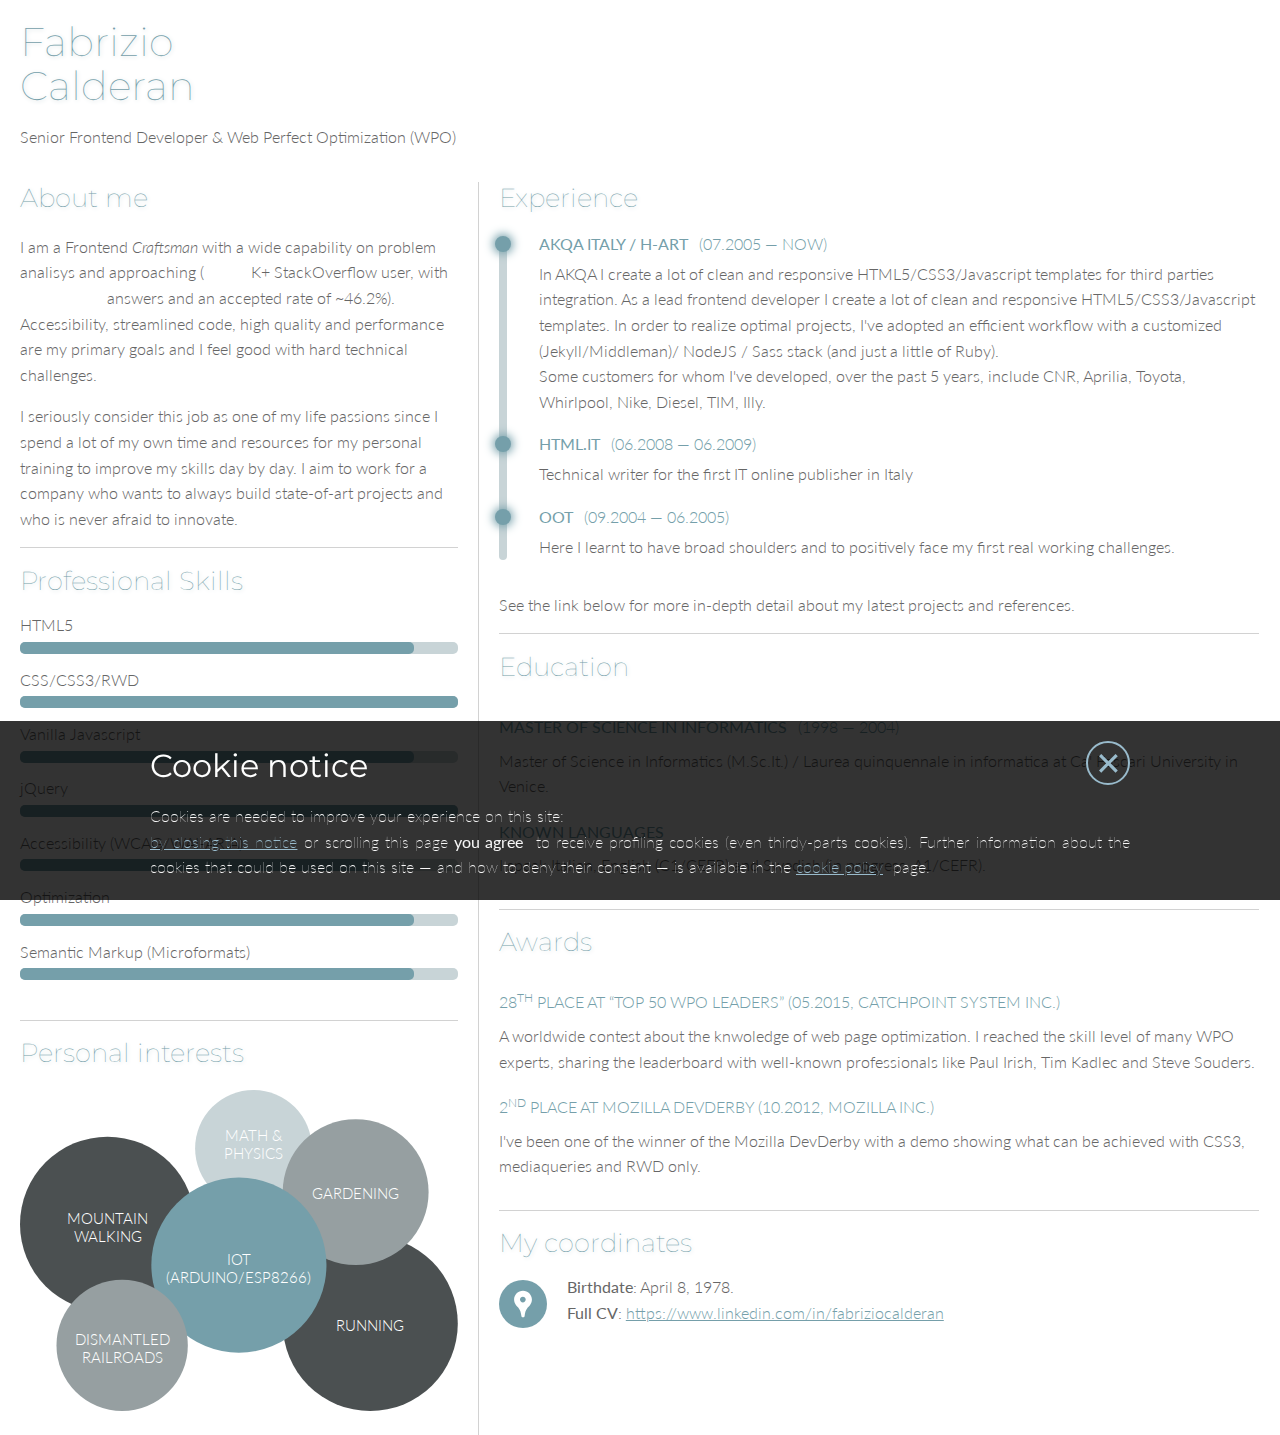
<file: index.html>
<!DOCTYPE html>
<html class="no-js" lang="en">

<head>

        


        <meta charset="utf-8">
        <meta name="viewport" content="width=device-width, initial-scale=1.0">
        <!--[if IE]><meta http-equiv="x-ua-compatible" content="ie=edge"><![endif]-->

        <title>Fabrizio Calderan, Frontend Developer &amp; WPO - CV</title>



        <meta name="author" content="Fabrizio Calderan" />
        <meta name="copyright" content="All rights reserved. Vengo a prenderti sotto casa." />
        <meta name="description" content="Fabrizio Calderan, Curriculum Vitae" />

        <link rel="author" href="/humans.txt" type="text/plain" />
        <link rel="shortcut icon" href="/favicon.ico" type="image/x-icon" />

        <script>
            (function(d, w) {
                d.className = d.className.replace(/(^|\b)no\-js(\b|$)/, 'js');
            }(document.documentElement, window));
        </script>

        <!-- :: meta opengraph -->
        <meta property="og:url" content="https://fabrizio.dev/">
        <meta property="og:type" content="website">
        <meta property="og:image" content="https://fabrizio.dev/images/me-print.jpg">
        <meta property="og:locale" content="en_US">
        <meta property="og:title" content="Curriculum Vitae: Fabrizio Calderan">
        <meta property="og:description" content="Frontend Developer and Web Perfect Optimization (WPO)">


        <link rel="stylesheet" href="./css/common.css" />
        <link rel="stylesheet" href="./css/cv.css" />

        

    </head>


<body data-env="prod">

    <!-- cookie notice -->
<div id="cookie-notice" aria-hidden="true">
    <h2>Cookie notice</h2>
    <p>
        Cookies are needed to improve your experience on this site:<br/>
        <a href="#accept">by closing this notice</a> <span data-opt-scroll>or scrolling
        this page</span> <b>you agree</b> &nbsp;to receive profiling cookies (even thirdy-parts cookies).
        Further information about the cookies that could be used on this site &mdash; and how to deny their
        consent &mdash; is available in the <a href="/cookie-policy.html">cookie policy</a> &nbsp;page.
    </p>
</div>


    <main>
        <article id="cv">
    <header>

        <!-- <figure id="me">
            <img src="images/me-print.jpg" alt="As you may have guessed, this is me" />
        </figure> -->

        <h1>Fabrizio <br/>Calderan</h1>
        <p>Senior Frontend Developer &amp; Web Perfect Optimization (WPO)</p>
    </header>

    <section>
        <h2>About me</h2>
        <p>
            I am a Frontend <em>Craftsman</em>
            with a wide capability on problem analisys and approaching
            (<span id="so-reputation" title="Data fetched from Stackexchange API">58</span>K+ StackOverflow user, with
            <span id="so-answers" title="Data fetched from Stackexchange API">1500+</span>&nbsp;answers and an accepted rate of ~46.2%).
            Accessibility, streamlined code, high quality and performance are
            my primary goals and I feel good with hard technical challenges.
        </p>
        <p>
            I seriously consider this job as one of my life passions since
            I spend a lot of my own time and resources for my personal training
            to improve my skills day by day. I aim to work for a company who wants to
            always build state-of-art projects and who is never afraid to innovate.
        </p>


        <h2>Professional Skills</h2>
        <ul id="skills">
            <li class="9/10">HTML5 <span>9/10</span></li>
            <li class="10/10">CSS/CSS3/RWD<span>10/10</span></li>
            <li class="9/10">Vanilla Javascript <span>9/10</span></li>
            <li class="10/10">jQuery <span>10/10</span></li>
            <li class="8/10">Accessibility (WCAG/WAI-ARIA) <span>8/10</span></li>
            <li class="9/10">Optimization <span>9/10</span></li>
            <li class="9/10">Semantic Markup (Microformats) <span>9/10</span></li>
        </ul>


        <div id="interests">
            <h2>Personal interests</h2>

            <svg viewBox="0 0 300 230" version="1.1"  xmlns="http://www.w3.org/2000/svg">

                <!-- Math -->
                <circle cx="160" cy="40" r="40" fill="#C8D4D7" />
                <!-- Mountain walking -->
                <circle cx="60" cy="92" r="60" fill="#4B5051" />
                <!-- Running -->
                <circle cx="240" cy="160" r="60" fill="#4B5051" />
                <!--  Gardening -->
                <circle cx="230" cy="70" r="50" fill="#969FA1" />
                <!-- Swedish -->
                <circle cx="150" cy="120" r="60" fill="#759FAA" />
                <!-- Railroads -->
                <circle cx="70" cy="175" r="45" fill="#969FA1" />


                <text y="35" transform="translate(160)">
                   <tspan x="0" text-anchor="middle">Math &amp;</tspan><tspan x="0" text-anchor="middle" dy="12">physics</tspan>
                </text>
                <text y="92" transform="translate(60)">
                    <tspan x="0" text-anchor="middle">Mountain</tspan><tspan x="0" text-anchor="middle" dy="12">Walking</tspan>
                </text>
                <text y="165" transform="translate(240)">
                     <tspan x="0" text-anchor="middle">Running</tspan>
                 </text>
                <text y="75" transform="translate(230)">
                     <tspan x="0" text-anchor="middle">Gardening</tspan>
                 </text>
                <text y="175" transform="translate(70)">
                    <tspan x="0" text-anchor="middle">Dismantled</tspan><tspan x="0" text-anchor="middle" dy="12">Railroads</tspan>
                </text>
                <text y="120" transform="translate(150)">
                    <tspan x="0" text-anchor="middle">IoT</tspan><tspan x="0" text-anchor="middle" dy="12">(Arduino/ESP8266)</tspan>
                </text>

            </svg>
        </div>
    </section>

    <section>
        <h2>Experience</h2>
        <dl id="exp">
            <dt><strong>AKQA Italy / H-art</strong> (07.2005 &mdash; now)</dt>
            <dd>
                <p>
                    In AKQA I create a lot of clean and responsive HTML5/CSS3/Javascript
                    templates for third parties integration. As a lead frontend developer I create a lot of clean and responsive HTML5/CSS3/Javascript templates. In order to realize optimal projects, I've adopted an efficient workflow with a customized (Jekyll/Middleman)/ NodeJS / Sass stack (and just a little of Ruby).
                    <br />Some customers for whom I've developed, over
                    the past 5 years, include CNR, Aprilia, Toyota, Whirlpool, Nike, Diesel,
                    TIM, Illy.
                </p>
            </dd>
            <dt><strong>HTML.IT</strong> (06.2008 &mdash; 06.2009)</dt>
            <dd>
                <p>
                    Technical writer for the first IT online publisher in Italy
                </p>
            </dd>
            <dt><strong>OOT</strong> (09.2004 &mdash; 06.2005)</dt>
            <dd>
                <p>
                    Here I learnt to have broad shoulders and to positively face my
                    first real working challenges.
                    <!-- I've seen things you people wouldn't believe... -->
                </p>
            </dd>
        </dl>

        <p>
            See the link below for more in-depth detail about my latest projects and references.
        </p>


        <h2>Education</h2>
        <dl id="edu">
            <dt><strong>Master of science in Informatics</strong> (1998 &mdash; 2004)</dt>
            <dd>
                <p>
                    Master of Science in Informatics (M.Sc.It.) / Laurea
                    quinquennale in informatica at
                    Ca' Foscari University in Venice.
                </p>
            </dd>
            <dt><strong>Known languages</strong></dt>
            <dd>
                <p>
                    I speak Italian, English (C1/CEFR) and Swedish (in progress, A1/CEFR).
                </p>
            </dd>
        </dl>

        <h2>Awards</h2>
        <dl id="awards">
            <dt>28<sup>th</sup> place at “Top 50 WPO Leaders” (05.2015, Catchpoint System Inc.)</dt>
            <dd>
                <p>
                     A worldwide contest  about the knwoledge of web page optimization.
                     I reached the skill level of many WPO experts, sharing
                     the leaderboard with well-known professionals like Paul Irish,
                     Tim Kadlec and Steve Souders.
                </p>
            </dd>
            <dt>2<sup>nd</sup> place at Mozilla DevDerby (10.2012, Mozilla Inc.)</dt>
            <dd>
                <p>
                    I've been one of the winner of the Mozilla DevDerby with a demo showing
                    what can be achieved with CSS3, mediaqueries and RWD only.
                </p>
            </dd>
        </dl>


        <h2>My coordinates</h2>
        <p id="coords">
            <strong>Birthdate</strong>: April 8, 1978.<br />
            <strong>Full CV</strong>: <a href="https://www.linkedin.com/in/fabriziocalderan">https://www.linkedin.com/in/fabriziocalderan</a>
        </p>
    </section>
</article>

    </main>

    <!-- :: layout script -->
    <script>"Promise" in window || document.write('<script src="./js/vendors/es6-promise.min.js">\x3C/script>');</script>
    <script defer src="./js/vendors/bliss.min.js"></script>
    <script defer src="./js/main.js"></script>



</body>
</html>
</file>
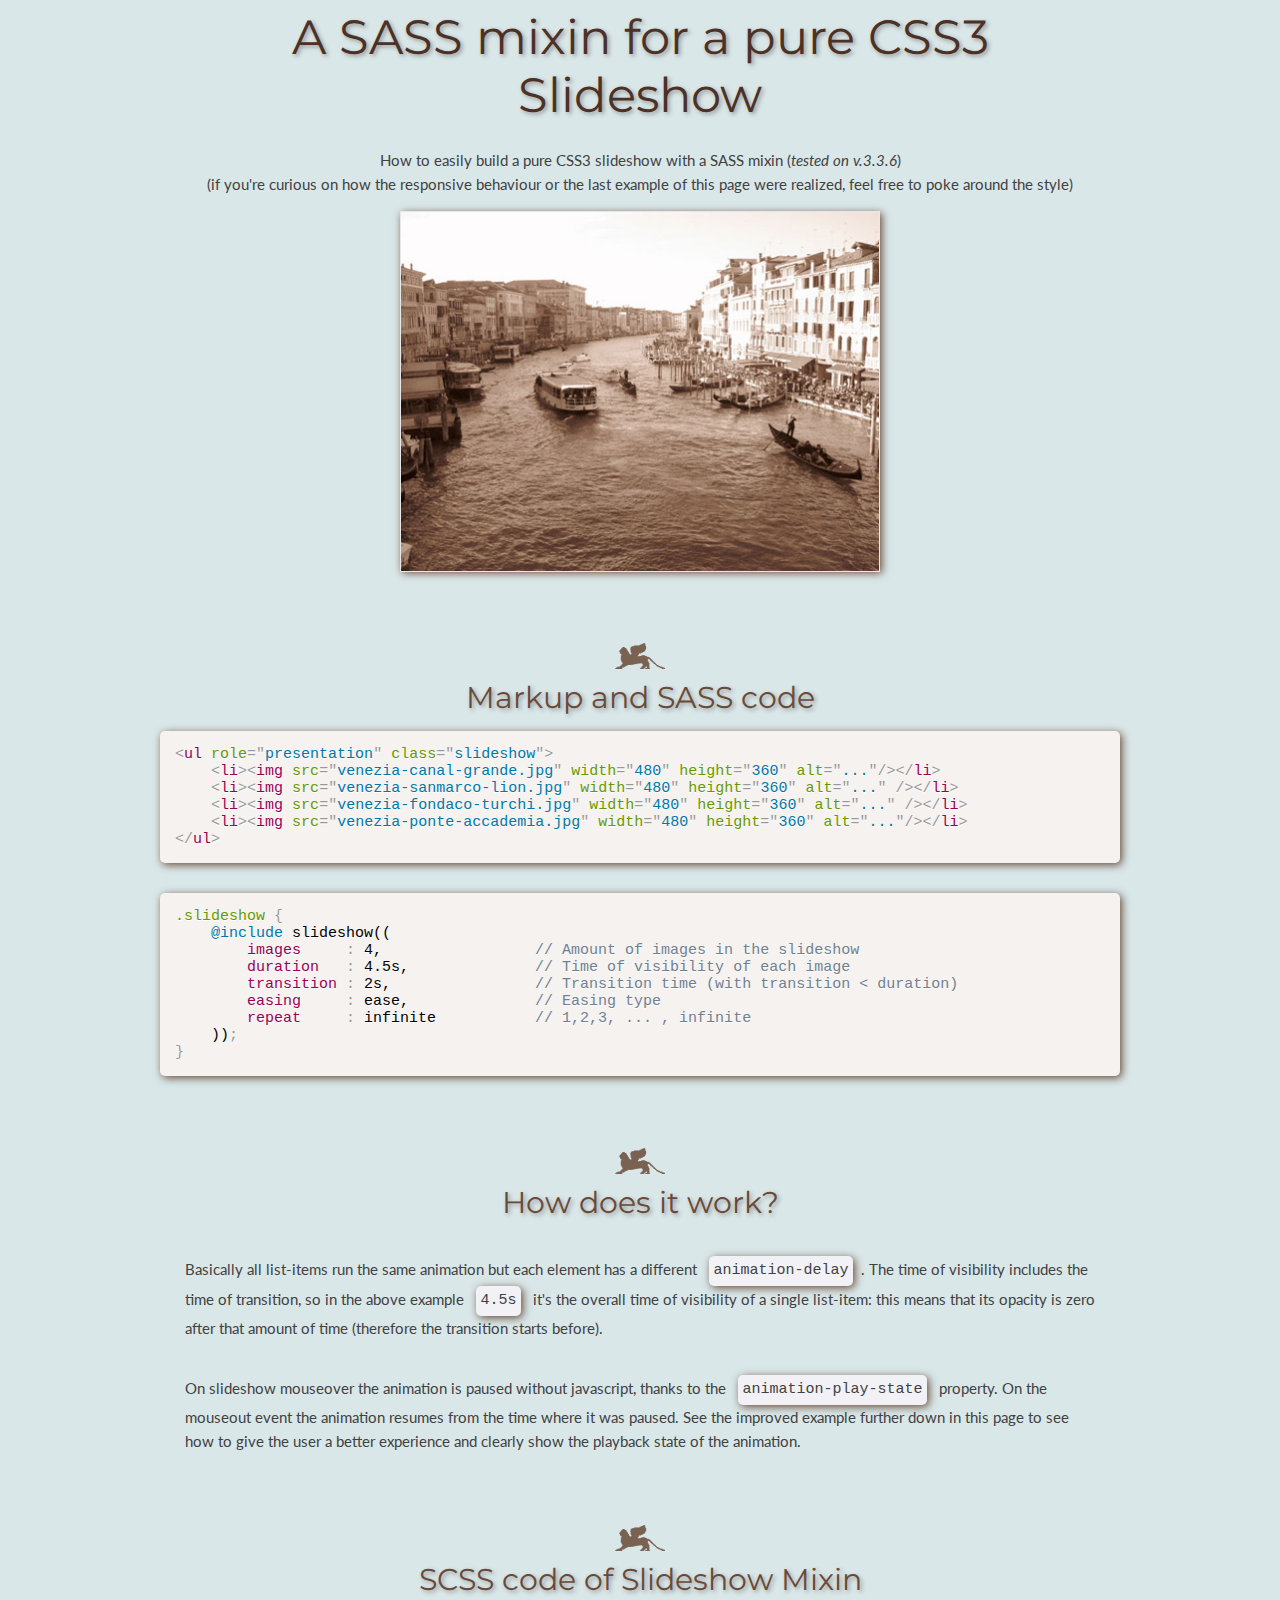
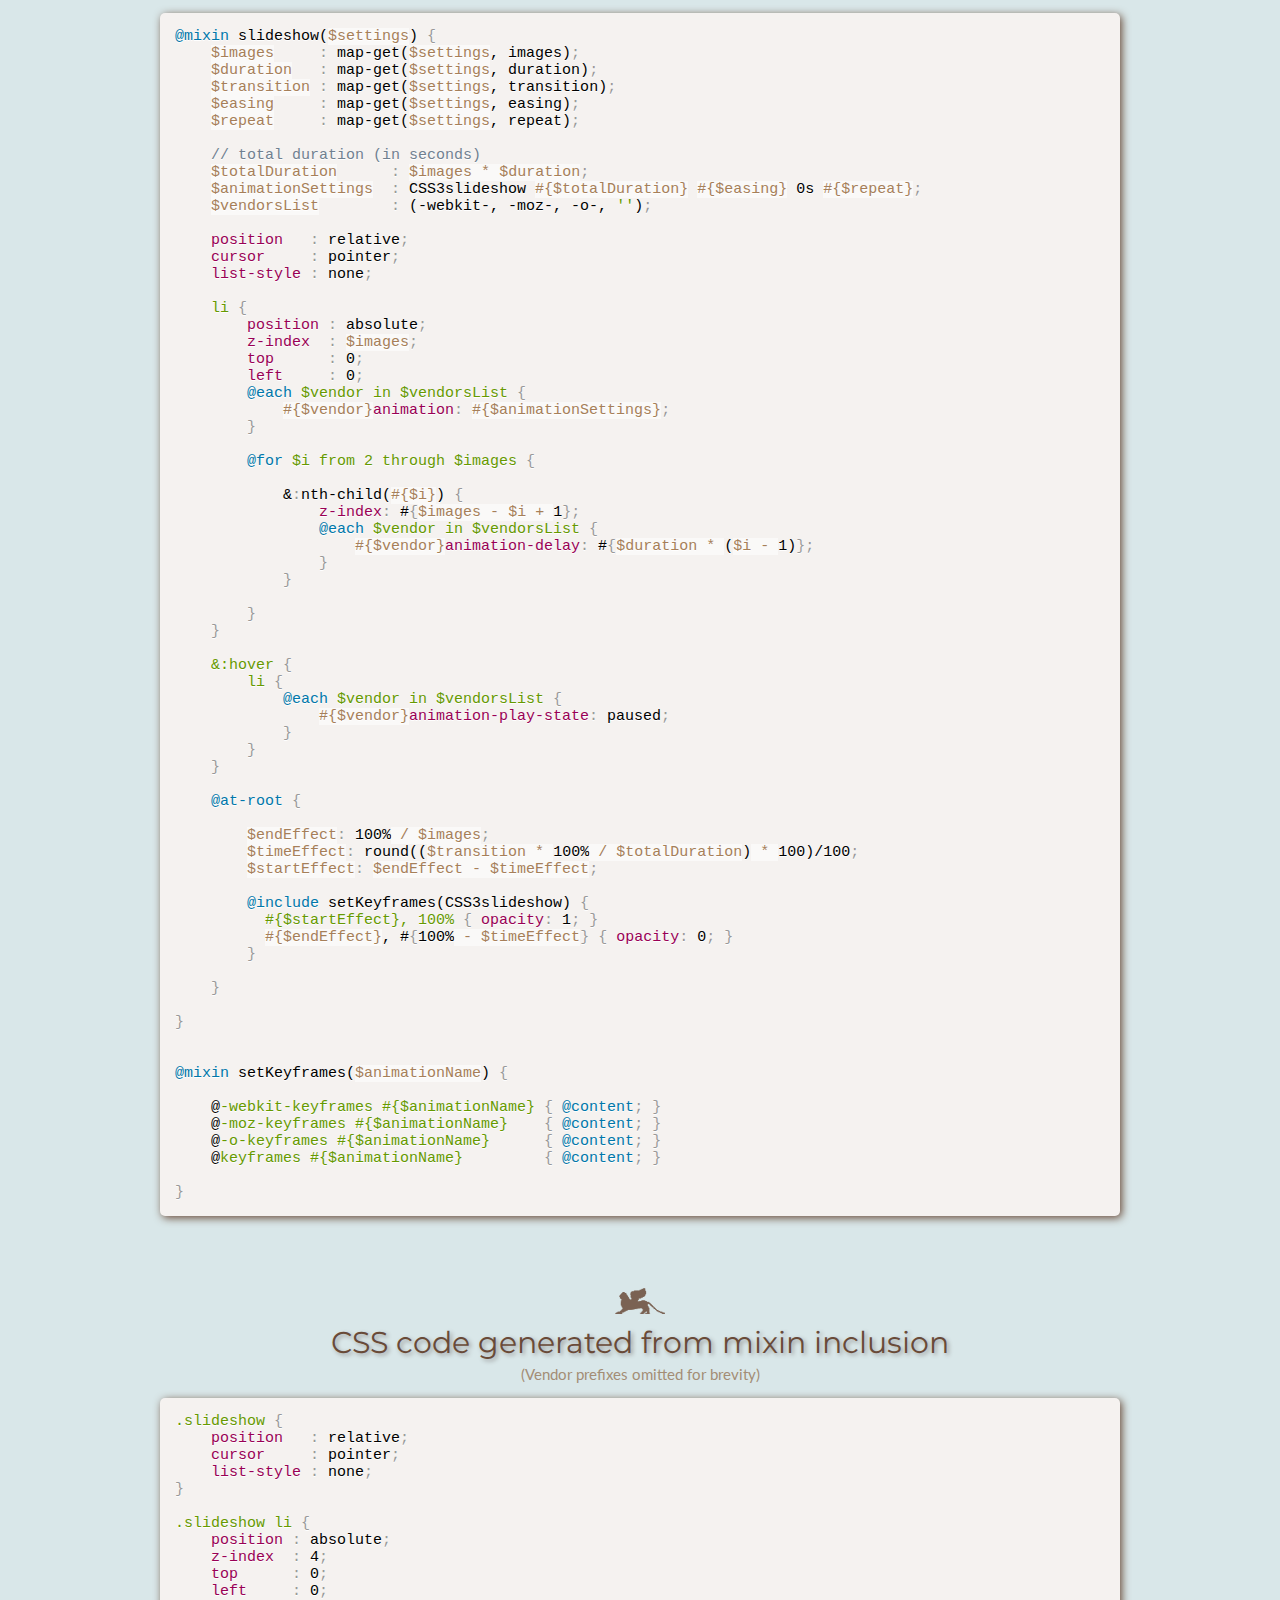
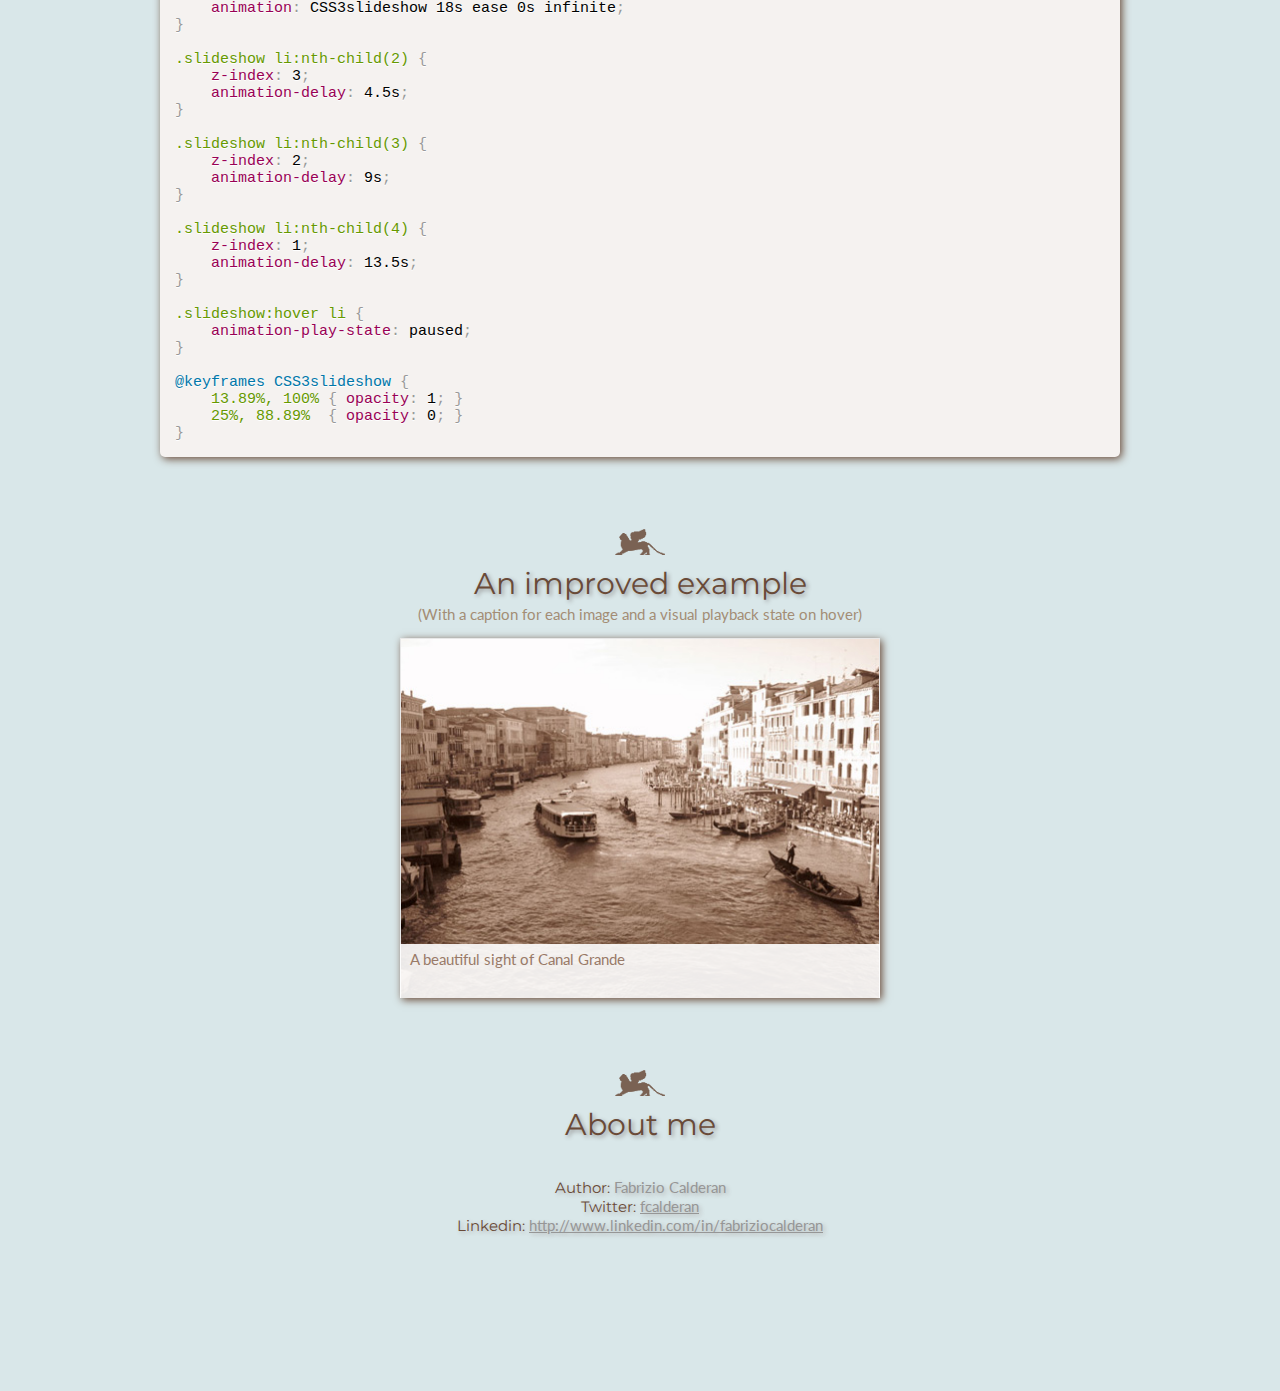
<file: slideshow/index.html>
<!DOCTYPE html>
<html class="nojs">
  <head>
    <title>A SASS mixin for a pure CSS3 Slideshow</title>
    <meta charset="utf-8">

    <link rel="image_src" href="//fabrizio.dev/slideshow/venice-ponte-accademia.jpg" />
   
    <style>

        /* generated with sassmeister.com */

        .slideshow { position: relative; cursor: pointer; list-style: none; }
        .slideshow li { position: absolute; z-index: 4; top: 0; left: 0; -webkit-animation: CSS3slideshow 18s ease 0s infinite; -moz-animation: CSS3slideshow 18s ease 0s infinite; -o-animation: CSS3slideshow 18s ease 0s infinite; animation: CSS3slideshow 18s ease 0s infinite; }
        .slideshow li:nth-child(2) { z-index: 3; -webkit-animation-delay: 4.5s; -moz-animation-delay: 4.5s; -o-animation-delay: 4.5s; animation-delay: 4.5s; }
        .slideshow li:nth-child(3) { z-index: 2; -webkit-animation-delay: 9s; -moz-animation-delay: 9s; -o-animation-delay: 9s; animation-delay: 9s; }
        .slideshow li:nth-child(4) { z-index: 1; -webkit-animation-delay: 13.5s; -moz-animation-delay: 13.5s; -o-animation-delay: 13.5s; animation-delay: 13.5s; }
        .slideshow:hover li { -webkit-animation-play-state: paused; -moz-animation-play-state: paused; -o-animation-play-state: paused; animation-play-state: paused; }
        @-webkit-keyframes CSS3slideshow { 13.89%, 100% { opacity: 1; }
          25%, 88.89% { opacity: 0; } }
        @-moz-keyframes CSS3slideshow { 13.89%, 100% { opacity: 1; }
          25%, 88.89% { opacity: 0; } }
        @-o-keyframes CSS3slideshow { 13.89%, 100% { opacity: 1; }
          25%, 88.89% { opacity: 0; } }
        @keyframes CSS3slideshow { 13.89%, 100% { opacity: 1; }
          25%, 88.89% { opacity: 0; } }

    </style>
    <link href='//fonts.googleapis.com/css?family=Lato' rel='stylesheet'>
    <link href='//fonts.googleapis.com/css?family=Montserrat' rel='stylesheet'>
    <link rel="stylesheet" href="style.css" />
    <link rel="stylesheet" href="prism.css" />
</head>

<body>

    <main role="main">

        <h1>A SASS mixin for a pure CSS3 Slideshow</h1>

        <p>How to easily build a pure CSS3 slideshow with a SASS mixin (<em>tested on v.3.3.6</em>) <br/>(if you're 
            curious on how the responsive behaviour or the last example of this page were realized, feel free to poke 
            around the style) 
        </p>


        <ul role="presentation" class="slideshow">
            <li><img src="venice-canal-grande.jpg" width="480" height="360" alt="A beautiful sight of Canal Grande"/></li>
            <li><img src="venice-sanmarco-lion.jpg" width="480" height="360" alt="The San Marco's winged lion" /></li>
            <li><img src="venice-fondaco-turchi.jpg" width="480" height="360" alt="Museum of Natural History" /></li>
            <li><img src="venice-ponte-accademia.jpg" width="480" height="360" alt="The sight from Academy's Bridge"/></li>
        </ul>


        <section>
            <h2>Markup and SASS code</h2>
            <pre><code class="language-markup">&lt;ul role="presentation" class="slideshow">
    &lt;li>&lt;img src="venezia-canal-grande.jpg" width="480" height="360" alt="..."/>&lt;/li>
    &lt;li>&lt;img src="venezia-sanmarco-lion.jpg" width="480" height="360" alt="..." />&lt;/li>
    &lt;li>&lt;img src="venezia-fondaco-turchi.jpg" width="480" height="360" alt="..." />&lt;/li>
    &lt;li>&lt;img src="venezia-ponte-accademia.jpg" width="480" height="360" alt="..."/>&lt;/li>
&lt;/ul></code></pre>

<pre><code class="language-scss">.slideshow {
    @include slideshow((
        images     : 4,                 // Amount of images in the slideshow
        duration   : 4.5s,              // Time of visibility of each image 
        transition : 2s,                // Transition time (with transition < duration)
        easing     : ease,              // Easing type
        repeat     : infinite           // 1,2,3, ... , infinite
    ));
}</code></pre>
        </section>


        <section>
            
            <h2>How does it work?</h2>

            <p>
                Basically all list-items run the same animation but each element has a different <code>animation-delay</code>.
                The time of visibility includes the time of transition, so in the above example <code>4.5s</code> it's the 
                overall time of visibility of a single list-item: this means that its opacity is zero after that amount of time 
                (therefore the transition starts before).
            </p>
            <p>
                On slideshow mouseover the animation is paused without javascript, thanks to the 
                <code>animation-play-state</code> property. On the mouseout event the animation resumes
                from the time where it was paused. See the improved example further down in this page to see how to
                give the user a better experience and clearly show the playback state of the animation.
            </p>
        </section>


        <section>
            
            <h2>SCSS code of Slideshow <code>Mixin</code></h2>

            <pre><code class="language-scss">@mixin slideshow($settings) { 
    $images     : map-get($settings, images); 
    $duration   : map-get($settings, duration);
    $transition : map-get($settings, transition);
    $easing     : map-get($settings, easing);
    $repeat     : map-get($settings, repeat);
    
    // total duration (in seconds) 
    $totalDuration      : $images * $duration;
    $animationSettings  : CSS3slideshow #{$totalDuration} #{$easing} 0s #{$repeat};
    $vendorsList        : (-webkit-, -moz-, -o-, '');

    position   : relative;
    cursor     : pointer;
    list-style : none;

    li {
        position : absolute;  
        z-index  : $images; 
        top      : 0;
        left     : 0;
        @each $vendor in $vendorsList {
            #{$vendor}animation: #{$animationSettings};
        }  

        @for $i from 2 through $images {

            &amp;:nth-child(#{$i}) { 
                z-index: #{$images - $i + 1}; 
                @each $vendor in $vendorsList {
                    #{$vendor}animation-delay: #{$duration * ($i - 1)};
                }
            }

        }
    }

    &amp;:hover {
        li {
            @each $vendor in $vendorsList {
                #{$vendor}animation-play-state: paused;
            }  
        }
    }

    @at-root {

        $endEffect: 100% / $images;
        $timeEffect: round(($transition * 100% / $totalDuration) * 100)/100;
        $startEffect: $endEffect - $timeEffect;

        @include setKeyframes(CSS3slideshow) {
          #{$startEffect}, 100% { opacity: 1; }
          #{$endEffect}, #{100% - $timeEffect} { opacity: 0; }
        }        

    } 
  
}


@mixin setKeyframes($animationName) {

    @-webkit-keyframes #{$animationName} { @content; }
    @-moz-keyframes #{$animationName}    { @content; }
    @-o-keyframes #{$animationName}      { @content; }
    @keyframes #{$animationName}         { @content; }

}</code></pre>
        </section>

        
        


        <section>

            <h2>CSS code generated from mixin inclusion</h2>
            <small>(Vendor prefixes omitted for brevity)</small> 

            <pre><code class="language-css">.slideshow { 
    position   : relative;  
    cursor     : pointer;
    list-style : none;
}

.slideshow li { 
    position : absolute; 
    z-index  : 4;
    top      : 0; 
    left     : 0;
    animation: CSS3slideshow 18s ease 0s infinite;  
}

.slideshow li:nth-child(2) { 
    z-index: 3; 
    animation-delay: 4.5s; 
}

.slideshow li:nth-child(3) { 
    z-index: 2; 
    animation-delay: 9s; 
}

.slideshow li:nth-child(4) { 
    z-index: 1; 
    animation-delay: 13.5s; 
}

.slideshow:hover li { 
    animation-play-state: paused; 
}

@keyframes CSS3slideshow { 
    13.89%, 100% { opacity: 1; }
    25%, 88.89%  { opacity: 0; } 
}</code></pre>   
            
        </section>






        <section>
            <h2>An improved example</h2>
             <small>(With a caption for each image and a visual playback state on hover)</small>
             <ul role="presentation" class="improved slideshow">
                <li>
                    <figure>
                        <img src="venice-canal-grande.jpg" width="480" height="360" alt="A beautiful sight of Canal Grande"/>
                        <figcaption>
                            A beautiful sight of Canal Grande
                        </figcaption> 
                    </figure>
                </li>
                <li>
                    <figure>
                        <img src="venice-sanmarco-lion.jpg" width="480" height="360" alt="The San Marco's winged lion" />
                        <figcaption>
                            The San Marco's winged lion
                        </figcaption>
                    </figure>
                </li>
                <li>
                    <figure>
                        <img src="venice-fondaco-turchi.jpg" width="480" height="360" alt="Museum of Natural History" />
                        <figcaption>
                            Museum of Natural History
                        </figcaption>
                    </figure>

                </li>
                <li>
                    <figure>
                        <img src="venice-ponte-accademia.jpg" width="480" height="360" alt="The sight from Academy's Bridge"/>
                        <figcaption>
                            The sight from Academy's Bridge
                        </figcaption>
                    </figure>
                </li>
            </ul>
        </section>

        <section>
            <h2>About me</h2>
            <address>
                Author: <em>Fabrizio Calderan</em><br />
                Twitter: <a href="http://twitter.com/fcalderan"><em>fcalderan</em></a><br />
                Linkedin: <a href="http://www.linkedin.com/in/fabriziocalderan">
                <em>http://www.linkedin.com/in/fabriziocalderan</em></a>
            </address>

            
           
        </section>

    </main>
  
    <script src="prism.js"></script>

    
  </body>
</html>
</file>
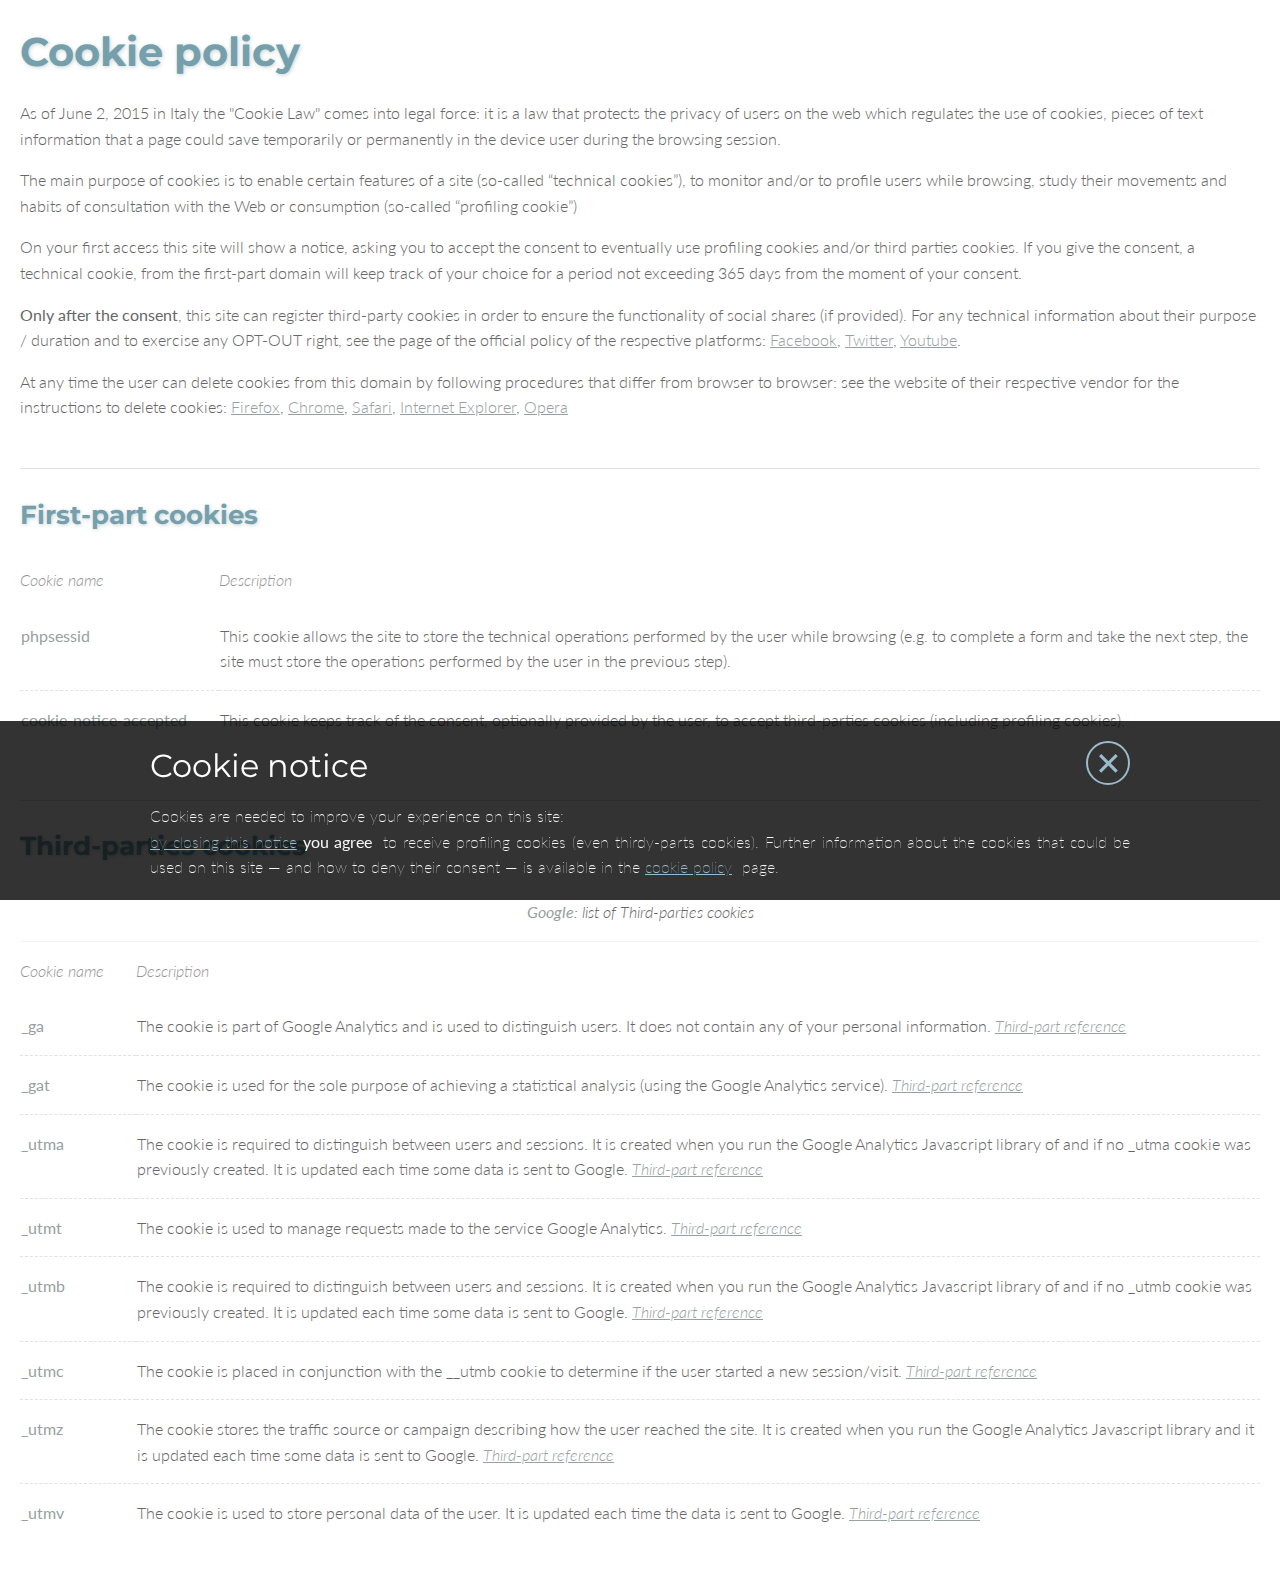
<file: cookie-policy.html>
<!DOCTYPE html>
<!--[if lte IE 8]><html class="no-js lte-ie8 ie8 ie" lang="en"><![endif]-->
<!--[if IE 9]><html class="no-js lte-ie9 ie9 ie" lang="en"><![endif]-->
<!--[if (gt IE 9)|(gt IEMobile 7)|!(IEMobile)|!(IE)]><!--><html class="no-js" lang="en"><!--<![endif]-->
<head>

    


    <meta charset="utf-8">
    <meta name="viewport" content="width=device-width, initial-scale=1.0">
    <!--[if IE]><meta http-equiv="x-ua-compatible" content="ie=edge"><![endif]-->

    <title>Cookie Policy</title>
    <meta name="author" content="Fabrizio Calderan">
    <meta name="copyright" content="All rights reserved. Vengo a prenderti sotto casa.">
    <meta name="description" content="Fabrizio Calderan, Curriculum Vitae">

    <link rel="author" href="/humans.txt" type="text/plain">
    <link rel="shortcut icon" href="/favicon.ico" type="image/x-icon"/>

    <script>
        (function(d, w) {
            "use strict";

            d.className         = d.className.replace(/(^|\b)no\-js(\b|$)/, 'js');
            w.preloadSupported  = function() {
                return "preload" in document.createElement("link");
            };

        }(document.documentElement, window));
    </script>

    <!-- :: meta opengraph -->
        <meta property="og:url" content="http://www.fabriziocalderan.it/cookie-policy.html">
        <meta property="og:type" content="website">
        <meta property="og:image" content="http://www.fabriziocalderan.it/images/">
        <meta property="og:locale" content="en_US">
        <meta property="og:title" content="">
        <meta property="og:description" content="">


    <link rel="stylesheet" href="./css/common.css" />
    

    

    <noscript>
        <!-- delayed load on DOM ready -->
        <link rel="stylesheet" href="http://fonts.googleapis.com/css?family=Montserrat">
        <link rel="stylesheet" href="http://fonts.googleapis.com/css?family=Lato:300,400">
    </noscript>
</head>


<body data-env="prod">

    <!-- cookie notice -->
<div id="cookie-notice" aria-hidden="true">
    <h2>Cookie notice</h2>
    <p>
        Cookies are needed to improve your experience on this site:<br/>
        <a href="#accept">by closing this notice</a> <b>you agree</b> &nbsp;to receive profiling cookies (even thirdy-parts cookies).
        Further information about the cookies that could be used on this site &mdash; and how to deny their
        consent &mdash; is available in the <a href="/cookie-policy.html">cookie policy</a> &nbsp;page.
    </p>
</div>


    <main>
        

<section id="cookie-policy">

    <h1>Cookie policy</h1>

    <div>
    

        

        <p>
            As of June 2, 2015 in Italy the "Cookie Law" comes into legal force: it is a law that protects the privacy
            of users on the web which regulates the use of cookies, pieces of text information that a page could save
            temporarily or permanently in the device user during the browsing session.
        </p>

        <p>
            The main purpose of cookies is to enable certain features of a site (so-called “technical cookies”),
             to monitor and/or to profile users while browsing, study their movements and habits of consultation
             with the Web or consumption (so-called “profiling cookie”)
        </p>

        <p>
            On your first access this site will show a notice, asking you to accept
            the consent to eventually use profiling cookies and/or third parties cookies. If you give the consent,
            a technical cookie, from the first-part domain will keep track of your choice for a period not
            exceeding 365 days from the moment of your consent.
        </p>

        <p>
            <strong>Only after the consent</strong>, this site can register third-party cookies in order to ensure the
            functionality of social shares (if provided). For any technical information about their purpose /
            duration and to exercise any OPT-OUT right, see the page of the official policy of the respective platforms:
            <a href="https://facebook.com/help/cookies/" target="_blank">Facebook</a>,
            <a href="https://support.twitter.com/articles/20170514-twitters-use-of-cookies-and-similar-technologies" target="_blank">Twitter</a>,
            <a href="https://www.google.it/intl/en/policies/privacy/" target="_blank">Youtube</a>.
        </p>

        <p>
            At any time the user can delete cookies from this domain by following procedures that differ
            from browser to browser: see the website of their respective vendor for the instructions
            to delete cookies:
            <a href="https://support.mozilla.org/en-US/kb/delete-cookies-remove-info-websites-stored" target="_blank">Firefox</a>,
            <a href="https://support.google.com/chrome/answer/95647?hl=en" target="_blank">Chrome</a>,
            <a href="https://support.apple.com/kb/PH17191?locale=en_US" target="_blank">Safari</a>,
            <a href="https://support.microsoft.com/en-us/kb/278835" target="_blank">Internet Explorer</a>,
            <a href="http://www.opera.com/help/tutorials/security/cookies/" target="_blank">Opera</a>
        </p>
    
    </div>


    <h2>First-part cookies</h2>

    <table class="fpc">
        <caption>list of First-part cookies</caption>
        <thead>
            <tr>
                <th>Cookie name</th>
                <th>Description</th>
            </tr>
        </thead>
        <tbody>
            
            <tr>
                <td>phpsessid</td>
                <td>This cookie allows the site to store the technical operations performed by the user while browsing (e.g. to complete a form and take the next step, the site must store the operations performed by the user in the previous step).
                    <a href="" target="_blank"></a></td>
            </tr>
            
            <tr>
                <td>cookie-notice-accepted</td>
                <td>This cookie keeps track of the consent, optionally provided by the user, to accept  third-parties cookies (including profiling cookies).
                    <a href="" target="_blank"></a></td>
            </tr>
            
        </tbody>
    </table>


    <h2>Third-parties cookies</h2>

    
     <table class="tpc">
        <caption><b>Google</b>: list of Third-parties cookies</caption>
        <thead>
            <tr>
                <th>Cookie name</th>
                <th>Description</th>
            </tr>
        </thead>
        <tbody>

            
            <tr>
                <td>_ga</td>
                <td>The cookie is part of Google Analytics and is used to distinguish users. It does not contain any of your personal information.
                    <a href="http://www.google.com/analytics/learn/privacy.html" target="_blank">Third-part reference</a></td>
            </tr>
            
            <tr>
                <td>_gat</td>
                <td>The cookie is used for the sole purpose of achieving a statistical analysis (using the Google Analytics service).
                    <a href="http://www.google.com/analytics/learn/privacy.html" target="_blank">Third-part reference</a></td>
            </tr>
            
            <tr>
                <td>_utma</td>
                <td>The cookie is required to distinguish between users and sessions. It is created when you run the Google Analytics Javascript library of and if no _utma cookie was previously created. It is updated each time some data is sent to Google.
                    <a href="http://www.google.com/analytics/learn/privacy.html" target="_blank">Third-part reference</a></td>
            </tr>
            
            <tr>
                <td>_utmt</td>
                <td>The cookie is used to manage requests made to the service Google Analytics.
                    <a href="http://www.google.com/analytics/learn/privacy.html" target="_blank">Third-part reference</a></td>
            </tr>
            
            <tr>
                <td>_utmb</td>
                <td>The cookie is required to distinguish between users and sessions. It is created when you run the Google Analytics Javascript library of and if no _utmb cookie was previously created. It is updated each time some data is sent to Google.
                    <a href="http://www.google.com/analytics/learn/privacy.html" target="_blank">Third-part reference</a></td>
            </tr>
            
            <tr>
                <td>_utmc</td>
                <td>The cookie is placed in conjunction with the __utmb cookie to determine if the user started a new session/visit.
                    <a href="http://www.google.com/analytics/learn/privacy.html" target="_blank">Third-part reference</a></td>
            </tr>
            
            <tr>
                <td>_utmz</td>
                <td>The cookie stores the traffic source or campaign describing how the user reached the site. It is created when you run the Google Analytics Javascript library and it is updated each time some data is sent to Google.
                    <a href="http://www.google.com/analytics/learn/privacy.html" target="_blank">Third-part reference</a></td>
            </tr>
            
            <tr>
                <td>_utmv</td>
                <td>The cookie is used to store personal data of the user. It is updated each time the data is sent to Google.
                    <a href="http://www.google.com/analytics/learn/privacy.html" target="_blank">Third-part reference</a></td>
            </tr>
            

        </tbody>
    </table>
    

</section>


    </main>

    <!-- :: footer.html -->
<hr />

<footer>



</footer>
<!-- :: footer.html -->



    <!-- :: layout script -->
    <script src="./js/main.js" async></script>

   
    


        


</body>
</html>
</file>
<file: css/common.css>
*,*:after,*:before{-webkit-box-sizing:border-box;-moz-box-sizing:border-box;box-sizing:border-box}body,#cookie-notice,#cookie-policy{font-family:Lato, Inconsolata, georgia, serif}h1,h2,#cookie-notice>:first-child:not(p){font-family:Montserrat, Helvetica, Arial}/*! normalize.css v2.1.1 | MIT License | git.io/normalize */article,aside,details,figcaption,figure,footer,header,hgroup,main,nav,section,summary,picture{display:block}audio,canvas,video{display:inline-block}audio:not([controls]){display:none;height:0}[hidden]{display:none}html{background:#fff;color:#000;font-family:sans-serif;-ms-text-size-adjust:100%;-webkit-text-size-adjust:100%}body{margin:0}a:focus{outline:thin dotted}a:active,a:hover{outline:0}h1{font-size:2em;margin:.67em 0}abbr[title]{border-bottom:1px dotted}b,strong{font-weight:bold}dfn{font-style:italic}hr{-moz-box-sizing:content-box;box-sizing:content-box;height:0;display:none}mark{background:#ff0;color:#000}code,kbd,pre,samp{font-family:monospace,serif;font-size:1em}pre{white-space:pre-wrap}q{quotes:"\201C" "\201D" "\2018" "\2019"}small{font-size:80%}sub,sup{font-size:75%;line-height:0;position:relative;vertical-align:baseline}sup{top:-0.5em}sub{bottom:-0.25em}img{border:0}svg:not(:root){overflow:hidden}figure{margin:0}fieldset{border:1px solid #c0c0c0;margin:0 2px;padding:.35em .625em .75em}legend{border:0;padding:0}button,input,select,textarea{font-family:inherit;font-size:100%;margin:0}input:focus,textarea:focus{outline:none}button,input{line-height:normal}button,select{text-transform:none}button,html input[type="button"],input[type="reset"],input[type="submit"]{-webkit-appearance:button;cursor:pointer}button[disabled],html input[disabled]{cursor:not-allowed}input[type="checkbox"],input[type="radio"]{box-sizing:border-box;padding:0}input[type="search"]{-webkit-appearance:textfield;-moz-box-sizing:content-box;-webkit-box-sizing:content-box;box-sizing:content-box}input[type="search"]::-webkit-search-cancel-button,input[type="search"]::-webkit-search-decoration{-webkit-appearance:none}input[type="text"]{-webkit-appearance:none;border-radius:0}button::-moz-focus-inner,input::-moz-focus-inner{border:0;padding:0}textarea{overflow:auto;vertical-align:top}table{border-collapse:collapse;border-spacing:0}[rel="help"]{cursor:help}html{font-size:16px}body{font-weight:300;color:#666}main{padding:1.25em}h1,h2{text-shadow:1px 1px 4px #C8D4D7}h1{font-size:2.5em}h2{font-size:1.6em}strong,b{font-weight:bolder}#skip_to{position:fixed;left:0;top:0;opacity:0}#skip_to:focus{opacity:1}#cookie-notice{position:fixed;left:0;bottom:0;padding:20px 20px;width:100%;opacity:0;color:#f6f6f6;background:rgba(0,0,0,0.8);-webkit-box-sizing:border-box;-webkit-transform:translateY(100%);-webkit-transition:opacity 2s, -webkit-transform 2s;-webkit-backface-visibility:hidden;box-sizing:border-box;transform:translateY(100%);transition:opacity 2s, transform 2s;backface-visibility:hidden;font-size:1em;line-height:1.6;font-weight:100;z-index:100}#cookie-notice:not([aria-hidden]){-webkit-transform:translateY(0);transform:translateY(0);opacity:1}#cookie-notice p{margin:60px 0 0 0;text-align:justify;padding:0}@media all and (min-width: 480px){#cookie-notice p{margin:0 100px 0 0}}#cookie-notice a,#cookie-notice a:link,#cookie-notice a:visited{color:#9bc}#cookie-notice>:first-child:not(p){margin:2.5em 0 1em 0;padding:0;line-height:1.5;text-align:center;font-size:1.6em;display:block;color:#fff}@media all and (min-width: 480px){#cookie-notice>:first-child:not(p){margin:.8em 0 1em 0;text-align:left;max-width:-webkit-calc(100% - 80px);max-width:calc(100% - 80px)}}#cookie-notice>:first-child:not(p)+p{padding:.3em 0 0 0;margin:0}#cookie-notice a[href="#accept"]:before{color:#9bc;content:"\2715";position:absolute;width:44px;height:44px;line-height:39px !important;top:20px;right:50%;-webkit-transform:translateX(50%);transform:translateX(50%);font-size:2em;text-align:center;border-radius:50%;border:2px #9bc solid}@media all and (min-width: 480px){#cookie-notice a[href="#accept"]:before{right:20px;-webkit-transform:translateX(0);transform:translateX(0)}}@media all and (min-width: 1020px){#cookie-notice a[href="#accept"]:before{right:auto;left:-webkit-calc(50% + 446px);left:calc(50% + 446px)}}#cookie-notice [data-opt-scroll]:not([data-opt-scroll="true"]){display:none}@media all and (min-width: 1020px){#cookie-notice{padding:px -webkit-calc(50vw - 490px);padding:20px calc(50vw - 490px)}}@media all and (max-width: 1024px){#cookie-notice br{display:none}}#cookie-notice>:first-child:not(p){font-size:2em;line-height:0;font-weight:normal;white-space:nowrap}#cookie-notice h2{text-shadow:none}#cookie-policy{font-size:1em;line-height:1.6;font-weight:300;position:relative}#cookie-policy div{padding-bottom:2em}#cookie-policy b{color:#969FA1}#cookie-policy h1,#cookie-policy h2,#cookie-policy th{color:#759FAA;margin:0}#cookie-policy a{color:#969FA1;text-decoration:none;text-decoration:underline}#cookie-policy a:link,#cookie-policy a:visited,#cookie-policy a:hover,#cookie-policy a:focus,#cookie-policy a:active{color:#969FA1}#cookie-policy caption,#cookie-policy td a{font-style:italic}#cookie-policy i{color:#969696;display:block}#cookie-policy h2{padding:1em 0 0 0;border-top:1px #e2e2e6 solid}#cookie-policy table+h2{margin-top:2em}#cookie-policy table{margin:2em 0;text-align:center;vertical-align:top}#cookie-policy th,#cookie-policy td{vertical-align:top;text-align:left;padding-bottom:1em}#cookie-policy th:first-child,#cookie-policy td:first-child{padding-right:2em}#cookie-policy th{white-space:nowrap;color:#969696;font-weight:300;padding:0 3em 1.8em 0;font-style:italic}#cookie-policy tr:not(:first-child) td{padding-top:1em;border-top:1px #e2e2e6 dashed}#cookie-policy caption{white-space:nowrap;margin:0 auto;padding-bottom:1em;margin-bottom:1em;border-bottom:1px #f2f2f6 solid}#cookie-policy .fpc caption{display:none}#cookie-policy tbody td:first-child{color:#969FA1;font-weight:bolder;white-space:nowrap}#cookie-policy .cookie-notice{background:#e8e8e8;border:1px #ccc solid;padding:.25em 1em;display:inline-block;margin:1.25em auto}@media all and (min-width: 600px){#cookie-policy .cookie-notice{position:absolute;margin:0;top:1.25em;right:0}}@media print{*{box-shadow:none !important;text-shadow:none !important}a,a:visited{text-decoration:underline}a[href]:after{content:" (" attr(href) ")"}abbr[title]:after{content:" (" attr(title) ")"}.ir a:after,a[href^="javascript:"]:after,a[href^="#"]:after{content:""}pre,blockquote{border:1px solid #999;page-break-inside:avoid}thead{display:table-header-group}tr,img{page-break-inside:avoid}img{max-width:100% !important}@page{margin:0.5cm}p,h2,h3{orphans:3;widows:3}h2,h3{page-break-after:avoid}body{font-size:8pt}#cv figure{width:3cm !important;height:3cm !important}#cv figure img{border-width:1mm !important}#cv #exp dd:before{font-family:Arial;width:4pt !important;left:1px !important}#cv #exp dt:before{left:0px}#cv:before{content:"";position:absolute;bottom:-1.55cm;right:0cm;border-right:1cm #759FAA solid;border-top:1cm transparent solid;border-bottom:1cm transparent solid}#cv :before,#cv :after{box-shadow:none !important}#cv svg text{font-size:1em;font-weight:bolder}#cv header+section{float:left;width:37%;padding-right:20px}#cv section+section{margin-left:calc(37% - 0px);padding-left:20px;border-left:1px #d2d2d2 solid}#cv #skills li:after,#cv #skills li:before{height:5pt;border-radius:3px}#cv a[href]{color:inherit;text-decoration:none;}#cv a[href]:after{content:none !important}}
</file>
<file: css/cv.css>
#cv header{*zoom:1}#cv header:before,#cv header:after{content:"";display:table}#cv header:after{clear:both}#cv{position:relative}#cv header{margin-bottom:2em}#cv figure{height:180px;width:180px;float:right;margin:0;padding:0;overflow:hidden}#cv figure img{border-radius:50%;border:10px #C8D4D7 solid;outline:1px transparent solid;height:inherit;width:inherit}@media screen and (max-width: 767px){#cv figure{float:none;width:240px;height:240px;display:block;margin:0 auto}}#cv h1{margin:0;line-height:1.1}@media screen and (max-width: 767px){#cv h1{width:100%;text-align:center;margin:.5em 0}#cv h1+p{width:100%;text-align:center;padding-bottom:2em;margin:.5em 0 0 0;border-bottom:1px #c2c2c2 solid}}#cv h1,#cv h2{font-weight:lighter;color:#759FAA}#cv a{color:#759FAA;text-decoration:none;-ms-word-break: break-all; word-break: break-all;word-break: break-word;-webkit-hyphens: auto;-moz-hyphens:auto;hyphens: auto;}#cv a:link,#cv a:visited,#cv a:hover,#cv a:focus,#cv a:active{color:#759FAA}#cv dt{color:#759FAA;text-transform:uppercase}#cv dd{padding-bottom:.75em}#cv dd p{margin:.5em 0}#cv svg text{fill:#fff;font-family:inherit;font-size:.65em;text-transform:uppercase}#cv #exp{margin:0 0 2em 0;position:relative}#cv #exp strong{padding-right:.45em}#cv #exp dt,#cv #exp dd{margin:0;padding-left:40px;position:relative}#cv #exp dd:before{content:"";z-index:2;position:absolute;width:8px;left:0px;bottom:-1.7em;border-radius:5px;top:-1.4em;background:#C8D4D7}#cv #exp dd:last-of-type:before{bottom:0}#cv #exp dd:last-of-type{padding-bottom:0}#cv #exp dt:before{content:"";z-index:4;position:absolute;width:16px;height:16px;left:-4px;bottom:0;border-radius:50%;top:2px;background:#759FAA;box-shadow:0 0 10px 2px #759FAA}#cv svg{display:block;width:100%;height:100%}#cv svg tspan{display:block;border:1px red solid}#cv #edu,#cv #awards{margin:2em 0 .66em 0;padding:0}#cv #edu strong,#cv #awards strong{padding-right:.45em}#cv #edu dt,#cv #edu dd,#cv #awards dt,#cv #awards dd{margin:0}#cv #edu dt,#cv #awards dt{line-height:1.6}#cv p,#cv ul{line-height:1.6}#cv ul{margin:0;padding:0;list-style:none}#cv ul li{width:100%}#cv ul li:before{content:attr(class);float:right}#cv h1+p{margin:1em 0 0 0}#cv header+section{padding-bottom:10px}@media (min-width: 48em){#cv header+section{float:left;width:37%;padding-right:20px;border-right:1px #d2d2d2 solid}}#cv header+section h2:first-child{margin-top:0}#cv section h2:not(:first-of-type){border-top:1px #d2d2d2 solid;padding-top:.66em;margin:0}#cv section+section{padding-bottom:10px}@media (min-width: 48em){#cv section+section{position:relative;left:-1px;margin-left:calc(37% - 0px);padding-left:20px;border-left:1px #d2d2d2 solid}}#cv a{text-decoration:underline}#cv #interests h2{padding-top:.66em;border-top:1px #d2d2d2 solid}#cv #coords{font-size:1em;padding-left:68px;position:relative}#cv #coords:before{content:"";position:absolute;display:block;left:0;top:6px;width:48px;height:48px;color:#fff;border-radius:50%;background:#759FAA url(../images/pin.svg) center center;image-rendering:crisp-edges;background-size:40px 40px}#cv #skills{margin-bottom:.66em;padding-bottom:1em;margin-top:1em}#cv #skills+h2{margin-bottom:1.5em}#cv #skills li{position:relative;padding-bottom:1.8em}#cv #skills li span{display:none}#cv #skills li:after,#cv #skills li:before{content:"";border-radius:5px;position:absolute;bottom:.8em;left:0;height:12px;z-index:2;display:block;width:100%;background:#C8D4D7}#cv #skills li:before{z-index:3;background:#759FAA}#cv #skills li[class="8/10"]:before{width:80%}#cv #skills li[class="9/10"]:before{width:90%}#cv #skills li[class="10/10"]:before{width:100%}[id^="so-"]{cursor:help;color:transparent}[id^="so-"]:before{content:"...";display:inline-block;min-width:1.8em;text-align:center;letter-spacing:1px;-webkit-animation:dots .8s linear 0s infinite;-moz-animation:dots .8s linear 0s infinite;-ms-animation:dots .8s linear 0s infinite;-o-animation:dots .8s linear 0s infinite;animation:dots .8s linear 0s infinite}[id^="so-"].loaded{-webkit-animation:none;-moz-animation:none;-ms-animation:none;-o-animation:none;animation:none;color:#666}[id^="so-"].loaded:before{display:none}[id^="so-a"]:before{min-width:2.4em}@keyframes dots{0%{content:"..."}33.3%{content:"."}66.6%{content:".."}}
</file>
<file: slideshow/style.css>
*, *:after, *:before {
    -webkit-box-sizing: border-box;
    -moz-box-sizing: border-box;
    box-sizing: border-box;
}

body, html {  
    background    : #d9e7e9;
    font-size     : 10px;
    color         : #414141;
}

body {  padding    : 0 35px; }

main {
    max-width: 960px;
    margin: 0 auto;
    font-family: 'Lato', arial;
}


h1, h2 {
    padding: 0;
    margin: 2.4em auto .5em auto;
    font-weight: normal;
    font-family : 'Montserrat', sans-serif; 
    text-align: center;
    text-shadow: 2px 2px 4px #969696;
    width: 85%; 
}

h1   { 
    font-size: 4.8em;  
    margin-top: 0;
    color: #4c3126;
}

h1 + p {
    text-align: center;
    font-size: 1.5em;
}


.share {
    margin-bottom: 20px;
}

h2   { 
    font-size   : 2em; 
    color: #694a38;
}

h2:before {
    content: "";
    display: block;
    width: 50px;
    height: 26px;
    margin: 0 auto 10px auto;
    background: url(leone-marciano.png) top left no-repeat;
}

figure {
    margin: 0;
    padding: 0;
    width: 100%;
    display: block;
}

figcaption {
    position: absolute;
    bottom:3px;
    left: 0;
    right: 0;
    line-height: 2em;
    height: 15%;
    min-height: 2em;
    max-height: 4em;
    text-indent: 10px;
    text-shadow: none;
    color: #997a68;
    white-space: nowrap;
    overflow: hidden;
    text-overflow: ellipsis;
    background: rgba(255,255,255, .9);
}

section { font-size   : 1.5em; }
section code { font-size   : 1em; }

h2 code {
    font-family: inherit;
    font-size: 1em;
}

ul {
    margin: 0;
    padding: 0;
}

address { 
    margin: 35px 0; 
    color: #694a38;
    font-style: normal;
    font-family : 'Montserrat', sans-serif; 
    text-shadow: 2px 2px 4px #b1b1b1;
    text-align: center;
}

address em {
   font-family   : 'Lato', arial;
   font-style: normal;
   color: #969696; 
}

address a, 
address a:link, 
address a:visited { 
    color: #969696; 
}

.share {
    text-align: center;
}
.share iframe {
    margin: 0 auto;
    display: inline-block;
}

#plusone {
    text-align: center;
    margin: 20px auto 50px auto;
}

pre,
p code,
#___person_0 {
    -webkit-box-shadow: 2px 2px 8px #694a38;
    -moz-box-shadow: 2px 2px 8px #694a38;
    -ms-box-shadow: 2px 2px 8px #694a38;
    -o-box-shadow: 2px 2px 8px #694a38;
    box-shadow: 2px 2px 8px #694a38;
}

p { font-size: 1em; line-height: 1.6;}

p code {
    background: #f2f1f6;
    border: 1px 694a38 solid;
    padding: 3px .33em;
    -webkit-border-radius: 5px;
    -moz-border-radius: 5px;
    -ms-border-radius: 5px;
    -o-border-radius: 5px;
    border-radius: 5px;
    display: inline-block;
    vertical-align: middle;
    margin: 0 .5em;
}


pre {
    -webkit-border-radius: 5px;
    -moz-border-radius: 5px;
    -ms-border-radius: 5px;
    -o-border-radius: 5px;
    border-radius: 5px;
}

pre + pre {
    margin-top: 2em !important;
}

section p { margin: 35px 25px; }
small { margin: -0.76em auto 1em auto; text-align: center; color: #a38d75; display: block; font-size: 1em;}


/* basic slideshow style for responsive behaviour */
.slideshow {

    -webkit-box-sizing: content-box;
    -moz-box-sizing: content-box;
    box-sizing: content-box;

    max-width: 480px; 
    padding-bottom: 75%; 
    margin: 0 auto;
    -webkit-box-shadow: 2px 2px 8px #694a38;
    -moz-box-shadow: 2px 2px 8px #694a38;
    -ms-box-shadow: 2px 2px 8px #694a38;
    -o-box-shadow: 2px 2px 8px #694a38;
    box-shadow: 2px 2px 8px #694a38;
}

@media all and (min-width:570px) {
    .slideshow {
        height: 360px; 
        padding-bottom: 0; 
    }
}

.slideshow li {
    width: 100%;
}

.slideshow img {
    max-width: 100%; 
    height: auto;
    border: 1px #e8e8e8 solid;
}

.improved {
    overflow: hidden;
}

.improved:after {
    position: absolute;
    z-index: 10;
    top: 40%;
    left: 50%;
    display: block;

    -webkit-border-radius: 5px;
    -moz-border-radius: 5px;
    -ms-border-radius: 5px;
    -o-border-radius: 5px;
    border-radius: 5px;

    -webkit-transform: translate3d(-50%, -50%, 0) scale(0);
    -moz-transform: translate3d(-50%, -50%, 0) scale(0);
    -ms-transform: translate3d(-50%, -50%, 0) scale(0);
    -o-transform: translate3d(-50%, -50%, 0) scale(0);
    transform: translate3d(-50%, -50%, 0) scale(0);

    -webkit-transform-origin:  50% 50%;
    -moz-transform-origin:   50% 50%;
    -ms-transform-origin:  50% 50%;
    -o-transform-origin:   50% 50%;
    transform-origin:   50% 50%;
    
    content: "";

    background-color: rgba(255, 255, 255, .75); 
    background-image: url([data-uri]); 
    background-position: center center;
    background-repeat: no-repeat;
    width: 60px;
    height: 60px;
    opacity: 0;

    -webkit-transition: all .33s;
    -moz-transition: all .33s;
    -ms-transition: all .33s;
    -o-transition: all .33s;
    transition: all .33s;
}

.improved:hover:after {
    -webkit-transform: translate3d(-50%, -50%, 0) scale(1);
    -moz-transform: translate3d(-50%, -50%, 0) scale(1);
    -ms-transform: translate3d(-50%, -50%, 0) scale(1);
    -o-transform: translate3d(-50%, -50%, 0) scale(1);
    transform: translate3d(-50%, -50%, 0) scale(1);
    opacity: 1;
}
</file>
<file: slideshow/prism.css>
/* http://prismjs.com/download.html?themes=prism&languages=markup+css+clike+javascript+scss&plugins=line-numbers */
/**
 * prism.js default theme for JavaScript, CSS and HTML
 * Based on dabblet (http://dabblet.com)
 * @author Lea Verou
 */

code[class*="language-"],
pre[class*="language-"] {
	color: black;
	text-shadow: 0 1px white;
	font-family: Consolas, Monaco, 'Andale Mono', monospace;
	direction: ltr;
	text-align: left;
	white-space: pre;
	word-spacing: normal;
	word-break: normal;


	-moz-tab-size: 4;
	-o-tab-size: 4;
	tab-size: 4;

	-webkit-hyphens: none;
	-moz-hyphens: none;
	-ms-hyphens: none;
	hyphens: none;
}

pre[class*="language-"]::-moz-selection, pre[class*="language-"] ::-moz-selection,
code[class*="language-"]::-moz-selection, code[class*="language-"] ::-moz-selection {
	text-shadow: none;
	background: #b3d4fc;
}

pre[class*="language-"]::selection, pre[class*="language-"] ::selection,
code[class*="language-"]::selection, code[class*="language-"] ::selection {
	text-shadow: none;
	background: #b3d4fc;
}

@media print {
	code[class*="language-"],
	pre[class*="language-"] {
		text-shadow: none;
	}
}

/* Code blocks */
pre[class*="language-"] {
	padding: 1em;
	margin: .5em 0;
	overflow: auto;
}

:not(pre) > code[class*="language-"],
pre[class*="language-"] {
	background: #f5f2f0;
}

/* Inline code */
:not(pre) > code[class*="language-"] {
	padding: .1em;
	border-radius: .3em;
}

.token.comment,
.token.prolog,
.token.doctype,
.token.cdata {
	color: slategray;
}

.token.punctuation {
	color: #999;
}

.namespace {
	opacity: .7;
}

.token.property,
.token.tag,
.token.boolean,
.token.number,
.token.constant,
.token.symbol {
	color: #905;
}

.token.selector,
.token.attr-name,
.token.string,
.token.builtin {
	color: #690;
}

.token.operator,
.token.entity,
.token.url,
.language-css .token.string,
.style .token.string,
.token.variable {
	color: #a67f59;
	background: hsla(0,0%,100%,.5);
}

.token.atrule,
.token.attr-value,
.token.keyword {
	color: #07a;
}


.token.regex,
.token.important {
	color: #e90;
}

.token.important {
	font-weight: bold;
}

.token.entity {
	cursor: help;
}

pre.line-numbers {
	position: relative;
	padding-left: 3.8em;
	counter-reset: linenumber;
}

pre.line-numbers > code {
	position: relative;
}

.line-numbers .line-numbers-rows {
	position: absolute;
	pointer-events: none;
	top: 0;
	font-size: 100%;
	left: -3.8em;
	width: 3em; /* works for line-numbers below 1000 lines */
	letter-spacing: -1px;
	border-right: 1px solid #999;

	-webkit-user-select: none;
	-moz-user-select: none;
	-ms-user-select: none;
	user-select: none;

}

	.line-numbers-rows > span {
		pointer-events: none;
		display: block;
		counter-increment: linenumber;
	}

		.line-numbers-rows > span:before {
			content: counter(linenumber);
			color: #999;
			display: block;
			padding-right: 0.8em;
			text-align: right;
		}
</file>
